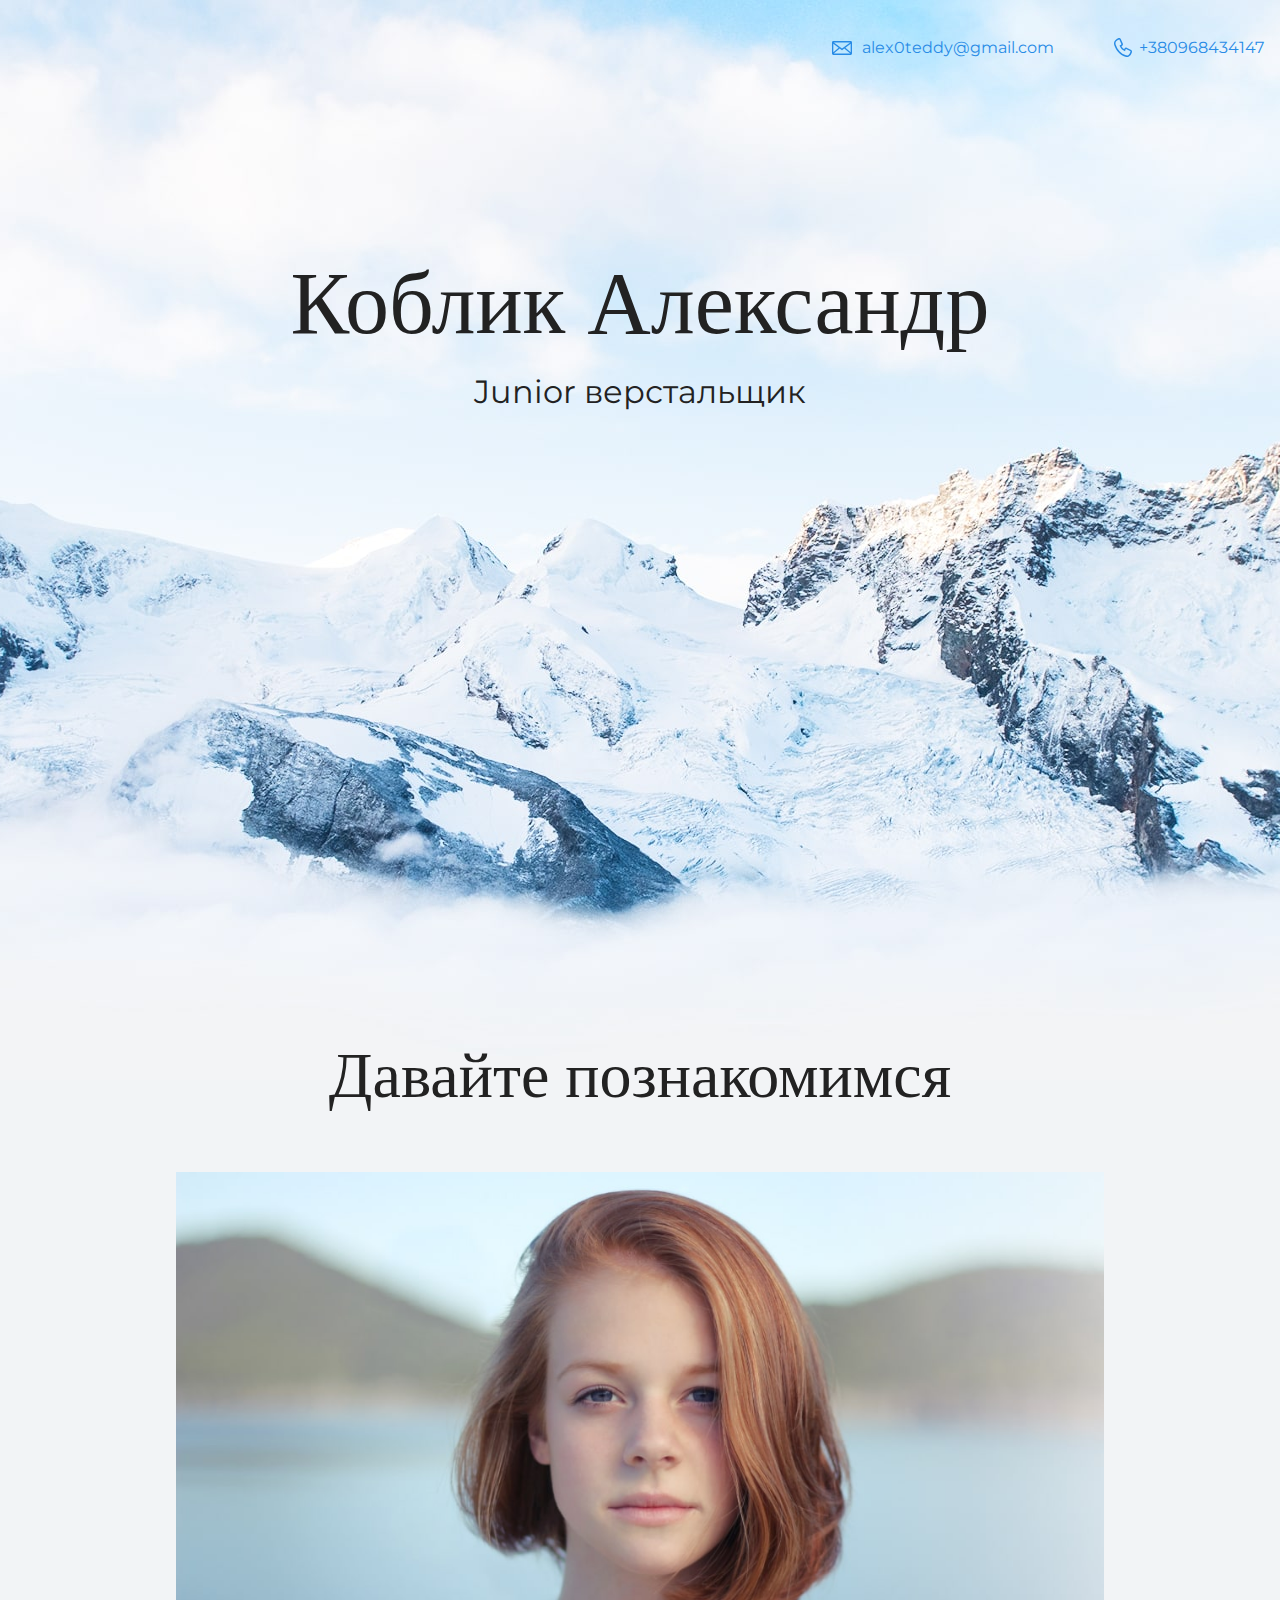
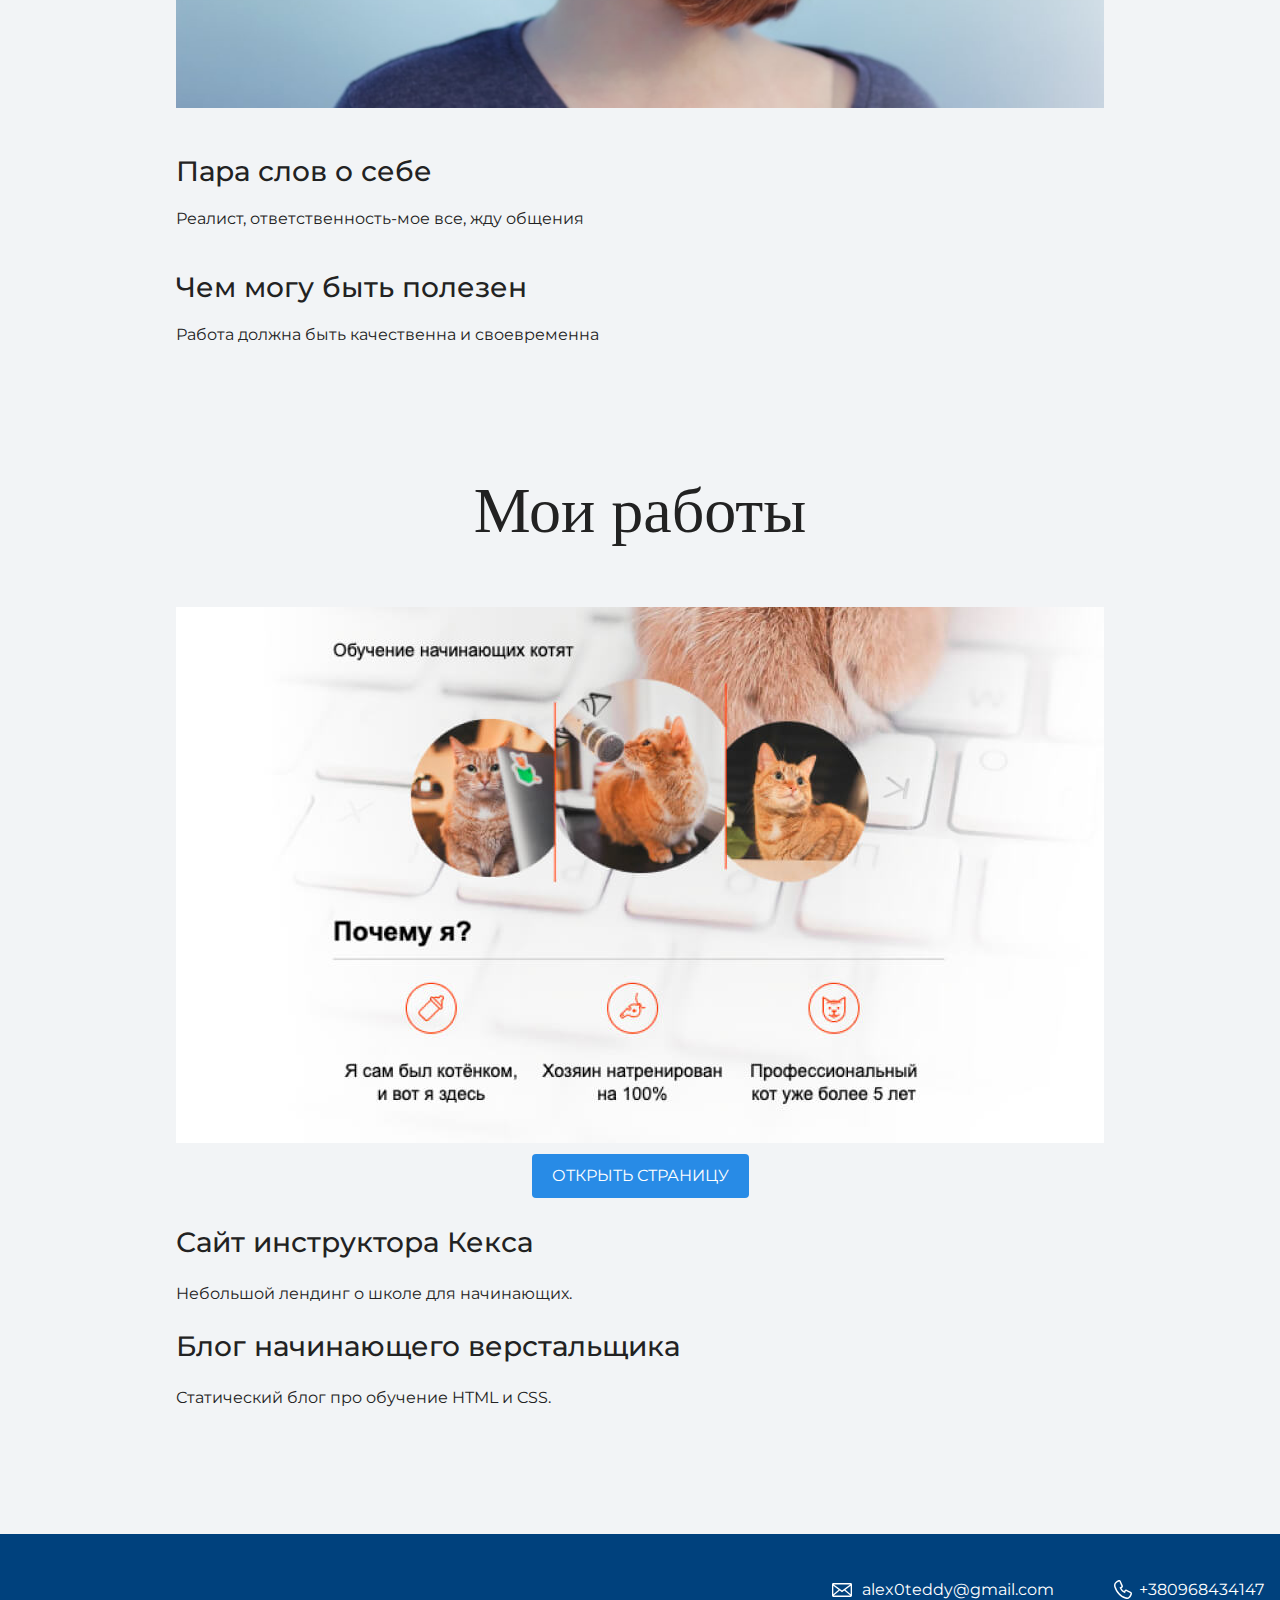
<file: index.html>
<!DOCTYPE html>
<html lang="ru">
  <head>
  <link href="https://fonts.googleapis.com/css?family=Montserrat:400,500,700|Old+Standard+TT&display=swap&subset=cyrillic" rel="stylesheet">
    <meta charset="UTF-8">
    <link rel="stylesheet" href="style.css">
    <title>Портфолио Junior верстальщика</title>
  </head>

  <body>
    <header class="page-header">
	<div class="container">
      <a class="header-email" href="mailto:alex0teddy@gmail">alex0teddy@gmail.com</a>
	  <a class="header-phone" href="tel:+380968434147">+380968434147</a>
	  </div>
    </header>

    <section class="hero-image">
	<div class="container">
      <h1 class="heading">Коблик Александр</h1>
      <p>Junior верстальщик</p>
	  </div>
    </section>

    <section class="intro">
	<div class="container">
      <h2 class="subheading">Давайте познакомимся</h2>
	  <figure class="user-image">
      <img src="files/user.jpg" width="928" height="536" alt="Фотография меня">
      </figure>
      <h3>Пара слов о себе</h3>
      <p>Реалист, ответственность-мое все, жду общения</p>
      <h3>Чем могу быть полезен</h3>
      <p>Работа должна быть качественна и своевременна</p>
    </div>
	</section>

    <section class="portfolio">
	<div class="container">
      <h2 class="subheading">Мои работы</h2>
       <figure class="project-image">
        <img src="files/project.jpg" width="928" height="536" alt="Cайт инструктора Кекса">
		<a class="button" href="source/project/index.html">Открыть страницу</a>
         </figure>
      <h3>Сайт инструктора Кекса</h3>
      <p>Небольшой лендинг о школе для начинающих.</p>

      <h3>Блог начинающего верстальщика</h3>
      <p>Статический блог про обучение HTML и CSS.</p>
	</div>  
    </section>

    <footer class="page-footer">
	<div class="container">
	 <a class="footer-email" href="mailto:alex0teddy@gmail">alex0teddy@gmail.com</a>
	 <a class="footer-phone" href="tel:+380968434147">+380968434147</a>
    </div>
	</footer>
	
  </body>
</html>
</file>
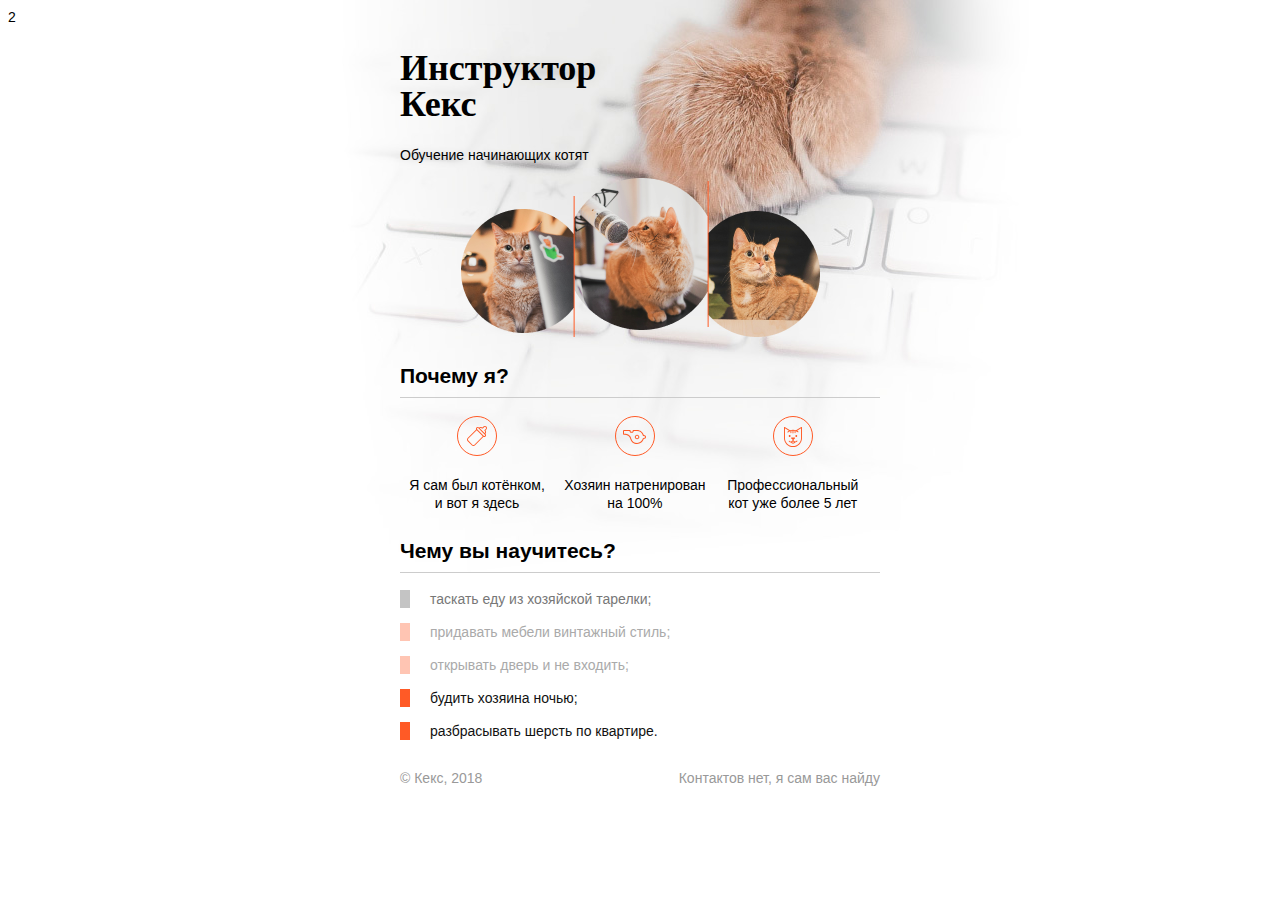
<file: source/project/index.html>
<!DOCTYPE html>
<html lang="ru">2
  <head>
    <meta charset="utf-8">
    <title>Инструктор Кекс</title>
    <link rel="stylesheet" href="style.css">
  </head>
  <body>
    <div class="container">
      <header class="site-header">
        <h1>Инструктор Кекс</h1>
        <p>Обучение начинающих котят</p>
        <img src="img/keks.png">
      </header>

      <section class="features">
        <h2>Почему я?</h2>
        <p class="feature-kitten">Я сам был котёнком, и вот я здесь</p>
        <p class="feature-train">Хозяин натренирован на 100%</p>
        <p class="feature-cat">Профессиональный кот уже более 5 лет</p>
      </section>

      <section class="skills">
        <h2>Чему вы научитесь?</h2>
        <ul class="skills-list">
          <li class="skills-item">таскать еду из хозяйской тарелки;</li>
          <li class="skills-item standart">придавать мебели винтажный стиль;</li>
          <li class="skills-item standart">открывать дверь и не входить;</li>
          <li class="skills-item vip">будить хозяина ночью;</li>
          <li class="skills-item vip">разбрасывать шерсть по квартире.</li>
        </ul>
      </section>

      <footer class="site-footer">
        <p>© Кекс, 2018</p>
        <p>Контактов нет, я сам вас найду</p>
      </footer>
    </div>
  </body>
</html>
</file>
<file: style.css>
body {
  margin: 0;
  min-width: 960px;
  font-family: "Montserrat", "Helvetica", "Arial", sans-serif;
  font-size: 16px;
  line-height: 32px;
  color: #222222;
  background-color: #f2f4f6;
  background-image: url("img/hero-bg.jpg");
  background-repeat: no-repeat;
  background-position: top center;
}

.container {
  max-width: 928px;
  margin: 0 auto;
  padding: 0 16px;
}

.page-header {
  margin: 0 0 160px;
  padding: 32px 0 32px;
}

.page-header .container,
.page-footer .container {
  max-width: 1408px;
  text-align: right;
}

.page-header a {
  margin-left: 56px;
  color: #288be6;
  text-decoration: none;
  background-repeat: no-repeat;
  background-position: left;
}

.header-email {
  padding-left: 30px;
  background-image: url("img/icon-email-header.svg");
}

.header-phone {
  padding-left: 25px;
  background-image: url("img/icon-phone-header.svg");
}

.hero-image {
  margin-bottom: 620px;
}

.hero-image .container {
  max-width: 1408px;
  text-align: center;
}

.heading {
  margin: 0 0 16px;
  font-family: "Old Standard TT", "Times", "Times New Roman", serif;
  font-size: 88px;
  line-height: 96px;
  font-weight: 400;
}

.hero-image p {
  margin: 0;
  font-size: 32px;
  line-height: 48px;
}

.intro {
  margin: 0 0 120px;
}

.subheading {
  margin: 0 0 56px;
  font-family: "Old Standard TT", "Times", "Times New Roman", serif;
  font-size: 64px;
  line-height: 80px;
  font-weight: 400;
  text-align: center;
}

.user-image {
  margin: 0 0 32px;
  text-align: center;
}

.intro h3,
.portfolio h3 {
  margin: 0 0 12px;
  font-size: 28px;
  line-height: 40px;
  font-weight: 500;
}

.intro p {
  margin: 0 0 32px;
}

.skills-list {
  margin: 0;
  padding: 0;
}

.skills-list dt {
  padding-left: 32px;
  background-repeat: no-repeat;
  background-position: left;
}

.skill-html {
  background-image: url("img/icon-html.svg");
}

.skill-css {
  background-image: url("img/icon-css.svg");
}

.level {
  margin: 4px 0 16px;
  padding: 0;
  height: 14px;
  font-size: 0;
  background-color: #ffffff;
  border: 1px solid #86c3fa;
  border-radius: 8px;
}

.level div {
  margin: 1px;
  height: 12px;
  background-color: #288be6;
  border-radius: 6px;
}

.portfolio {
  margin: 0 0 120px;
}

.projects {
  margin: 0;
  padding: 0;
  list-style: none;
}

.projects li {
  margin: 0 0 80px;
}

.project-image {
  margin: 0 0 24px;
  text-align: center;
}

.projects p {
  margin: 0 0 24px;
}

.button {
  padding: 6px 20px;
  display: inline-block;
  vertical-align: baseline;
  text-decoration: none;
  text-transform: uppercase;
  border-radius: 4px;
  background-color: #288be6;
  color: #ffffff;
}

.page-footer {
  padding: 40px 0;
  background-color: #00417d;
  color: #ffffff;
}

.page-footer a {
  margin-left: 56px;
  color: inherit;
  text-decoration: none;
  background-repeat: no-repeat;
  background-position: left;
}

.footer-email {
  padding-left: 30px;
  background-image: url("img/icon-email-footer.svg");
}

.footer-phone {
  padding-left: 25px;
  background-image: url("img/icon-phone-footer.svg");
}
</file>
<file: source/project/style.css>
body {
  padding: 0;
  font-family: "Arial", sans-serif;
  font-size: 14px;
  line-height: 18px;
  color: #000000;
  background: #ffffff url("img/keks-background.jpg") no-repeat 50% 0;
}

h1 {
  width: 260px;
  font-family: "Georgia", serif;
  font-size: 36px;
  line-height: 36px;
}

h2 {
  padding-bottom: 12px;
  border-bottom: 1px solid #cccccc;
}

.site-header {
  margin-bottom: 30px;
}

.skills-item {
  margin-bottom: 15px;
  padding-left: 20px;
  border-left: 10px solid #c4c4c4;
  color: #777777;
}

.standart {
  border-color: #ffc5b3;
  color: #aaaaaa;
}

/* Добавьте правило ниже */

.vip {
  border-color: #ff5a26;
  color: #111111;
}

.container {
  width: 480px;
  margin: 0 auto;
}

.site-header img {
  display: block;
  margin: 0 auto;
}

.features {
  margin-bottom: 30px;
}

.features p {
  display: inline-block;
  vertical-align: top;
  width: 30%;
  margin: 0 5px;
  text-align: center;
  background-repeat: no-repeat;
  background-position: center top;
}

.feature-kitten {
  padding-top: 60px;
  background-image: url("img/bottle.svg");
}

.feature-cat {
  padding-top: 60px;
  background-image: url("img/cat.svg");
}

.feature-train {
  padding-top: 60px;
  background-image: url("img/whistle.svg");
}

.skills-list {
  padding: 0;
  list-style: none;
}

.site-footer {
  display: flex;
  justify-content: space-between;
  color: #999999;
}
</file>
